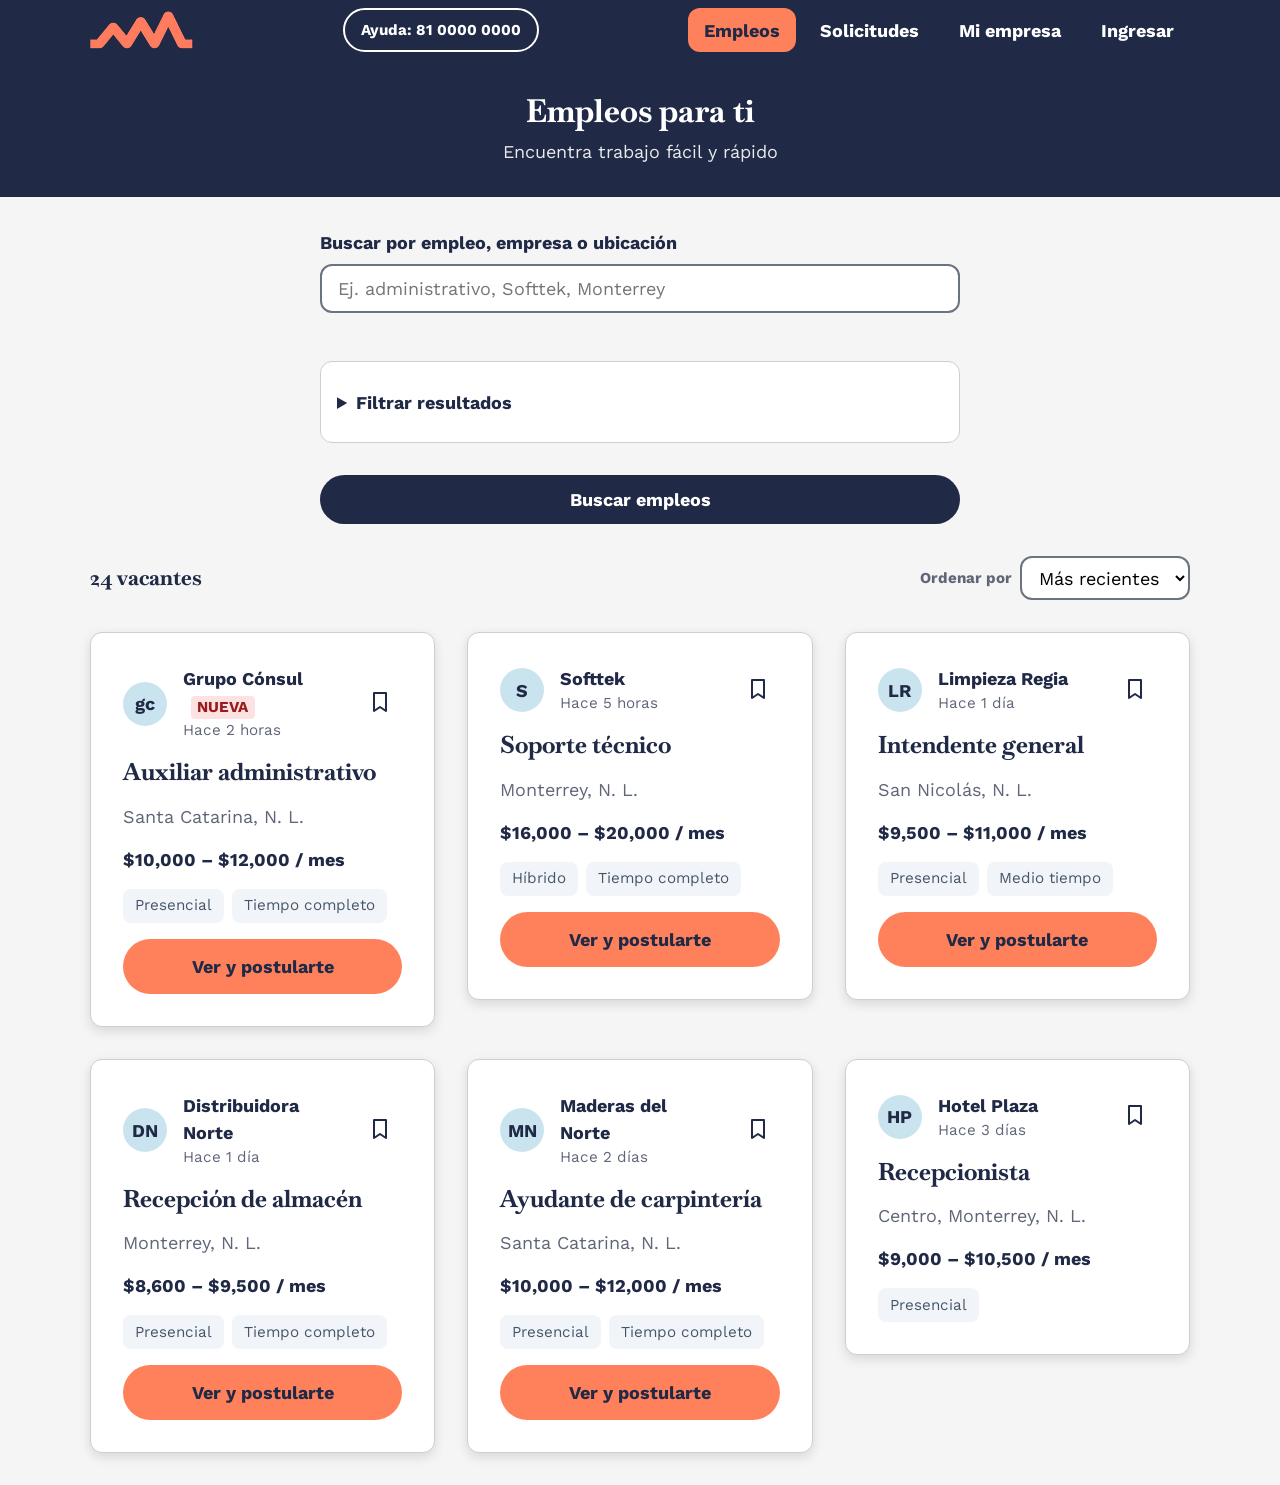
<file: index.html>
<!DOCTYPE html>
<html lang="es">
<head>
  <meta charset="UTF-8">
  <meta name="viewport" content="width=device-width, initial-scale=1.0">
  <title>Vacantes disponibles | AMAC</title>
<link rel="stylesheet" href="https://fonts.googleapis.com/css2?family=Baskervville&amp;family=Work+Sans:wght@400;700&amp;display=swap">  <link rel="stylesheet" href="css/variables.css">
  <link rel="stylesheet" href="css/base.css">
  <link rel="stylesheet" href="css/layout.css">
  <link rel="stylesheet" href="css/componentes.css">
</head>
<body>
  <a class="saltar" href="#principal">Saltar al contenido</a>

  <header class="encabezado">
    <div class="contenedor fila">
      <a class="logo" href="index.html"><img src="img/logo.png" alt="AMAC, ir al inicio" width="103" height="38"></a>
      <a class="ayuda" href="tel:8100000000">Ayuda: 81 0000 0000</a>
      <nav class="menu" aria-label="Navegación principal">
        <ul>
          <li><a class="actual" href="index.html" aria-current="page"><img src="img/empleos.svg" alt="">Empleos</a></li>
          <li><a href="mis-solicitudes.html"><img src="img/solicitudes.svg" alt="">Solicitudes</a></li>
          <li><a href="empresa-vacantes.html"><img src="img/empresa.svg" alt="">Mi empresa</a></li>
          <li><a href="login.html"><img src="img/ingresar.svg" alt="">Ingresar</a></li>
        </ul>
      </nav>
    </div>
  </header>

  <div class="titulo-azul">
    <div class="contenedor">
      <h1>Empleos para ti</h1>
      <p>Encuentra trabajo fácil y rápido</p>
    </div>
  </div>

  <main id="principal" class="principal contenedor">

 
    <form class="formulario" action="index.html" method="get">
      <div class="campo">
        <label for="buscar">Buscar por empleo, empresa o ubicación</label>
        <input type="search" id="buscar" name="q" placeholder="Ej. administrativo, Softtek, Monterrey">
      </div>

      <details class="panel">
        <summary>Filtrar resultados</summary>
        <div class="panel-contenido">
          <div class="campo">
            <label for="categoria">Categoría</label>
            <select id="categoria" name="categoria">
              <option>Todas las áreas</option>
              <option>Administración</option>
              <option>Tecnología</option>
              <option>Limpieza</option>
              <option>Logística</option>
              <option>Servicios</option>
            </select>
          </div>
          <div class="campo">
            <label for="horario">Horario</label>
            <select id="horario" name="horario">
              <option>Cualquier horario</option>
              <option>Matutino</option>
              <option>Vespertino</option>
              <option>Medio tiempo</option>
              <option>Tiempo completo</option>
            </select>
          </div>
        </div>
      </details>

      <button type="submit" class="boton boton-azul">Buscar empleos</button>
    </form>


    <div class="resultados">
      <h2>24 vacantes</h2>
      <div class="campo">
        <label for="orden">Ordenar por</label>
        <select id="orden">
          <option>Más recientes</option>
          <option>Mayor sueldo</option>
        </select>
      </div>
    </div>

    <ul class="lista">

      <li>
        <article class="tarjeta">
          <div class="tarjeta-arriba">
            <span class="logo-empresa">gc</span>
            <p class="empresa">Grupo Cónsul <span class="nueva">NUEVA</span><span class="hora">Hace 2 horas</span></p>
            <button type="button" class="guardar" aria-label="Guardar vacante Auxiliar administrativo"><img src="img/guardar.svg" alt=""></button>
          </div>
          <h3><a href="vacante.html">Auxiliar administrativo</a></h3>
          <p class="lugar">Santa Catarina, N. L.</p>
          <p class="sueldo">$10,000 – $12,000 / mes</p>
          <ul class="etiquetas">
            <li>Presencial</li>
            <li>Tiempo completo</li>
          </ul>
          <a class="boton boton-naranja" href="vacante.html">Ver y postularte</a>
        </article>
      </li>

      <li>
        <article class="tarjeta">
          <div class="tarjeta-arriba">
            <span class="logo-empresa">S</span>
            <p class="empresa">Softtek<span class="hora">Hace 5 horas</span></p>
            <button type="button" class="guardar" aria-label="Guardar vacante Soporte técnico"><img src="img/guardar.svg" alt=""></button>
          </div>
          <h3><a href="vacante.html">Soporte técnico</a></h3>
          <p class="lugar">Monterrey, N. L.</p>
          <p class="sueldo">$16,000 – $20,000 / mes</p>
          <ul class="etiquetas">
            <li>Híbrido</li>
            <li>Tiempo completo</li>
          </ul>
          <a class="boton boton-naranja" href="vacante.html">Ver y postularte</a>
        </article>
      </li>


      <li>
        <article class="tarjeta">
          <div class="tarjeta-arriba">
            <span class="logo-empresa">LR</span>
            <p class="empresa">Limpieza Regia<span class="hora">Hace 1 día</span></p>
            <button type="button" class="guardar" aria-label="Guardar vacante Intendente general"><img src="img/guardar.svg" alt=""></button>
          </div>
          <h3><a href="vacante.html">Intendente general</a></h3>
          <p class="lugar">San Nicolás, N. L.</p>
          <p class="sueldo">$9,500 – $11,000 / mes</p>
          <ul class="etiquetas">
            <li>Presencial</li>
            <li>Medio tiempo</li>
          </ul>
          <a class="boton boton-naranja" href="vacante.html">Ver y postularte</a>
        </article>
      </li>

      <li>
        <article class="tarjeta">
          <div class="tarjeta-arriba">
            <span class="logo-empresa">DN</span>
            <p class="empresa">Distribuidora Norte<span class="hora">Hace 1 día</span></p>
            <button type="button" class="guardar" aria-label="Guardar vacante Recepción de almacén"><img src="img/guardar.svg" alt=""></button>
          </div>
          <h3><a href="vacante.html">Recepción de almacén</a></h3>
          <p class="lugar">Monterrey, N. L.</p>
          <p class="sueldo">$8,600 – $9,500 / mes</p>
          <ul class="etiquetas">
            <li>Presencial</li>
            <li>Tiempo completo</li>
          </ul>
          <a class="boton boton-naranja" href="vacante.html">Ver y postularte</a>
        </article>
      </li>

      <li>
        <article class="tarjeta">
          <div class="tarjeta-arriba">
            <span class="logo-empresa">MN</span>
            <p class="empresa">Maderas del Norte<span class="hora">Hace 2 días</span></p>
            <button type="button" class="guardar" aria-label="Guardar vacante Ayudante de carpintería"><img src="img/guardar.svg" alt=""></button>
          </div>
          <h3><a href="vacante.html">Ayudante de carpintería</a></h3>
          <p class="lugar">Santa Catarina, N. L.</p>
          <p class="sueldo">$10,000 – $12,000 / mes</p>
          <ul class="etiquetas">
            <li>Presencial</li>
            <li>Tiempo completo</li>
          </ul>
          <a class="boton boton-naranja" href="vacante.html">Ver y postularte</a>
        </article>
      </li>

      <li>
        <article class="tarjeta">
          <div class="tarjeta-arriba">
            <span class="logo-empresa">HP</span>
            <p class="empresa">Hotel Plaza<span class="hora">Hace 3 días</span></p>
            <button type="button" class="guardar" aria-label="Guardar vacante Recepcionista"><img src="img/guardar.svg" alt=""></button>
          </div>
          <h3><a href="vacante.html">Recepcionista</a></h3>
          <p class="lugar">Centro, Monterrey, N. L.</p>
          <p class="sueldo">$9,000 – $10,500 / mes</p>
          <ul class="etiquetas">
            <li>Presencial</li>
</file>
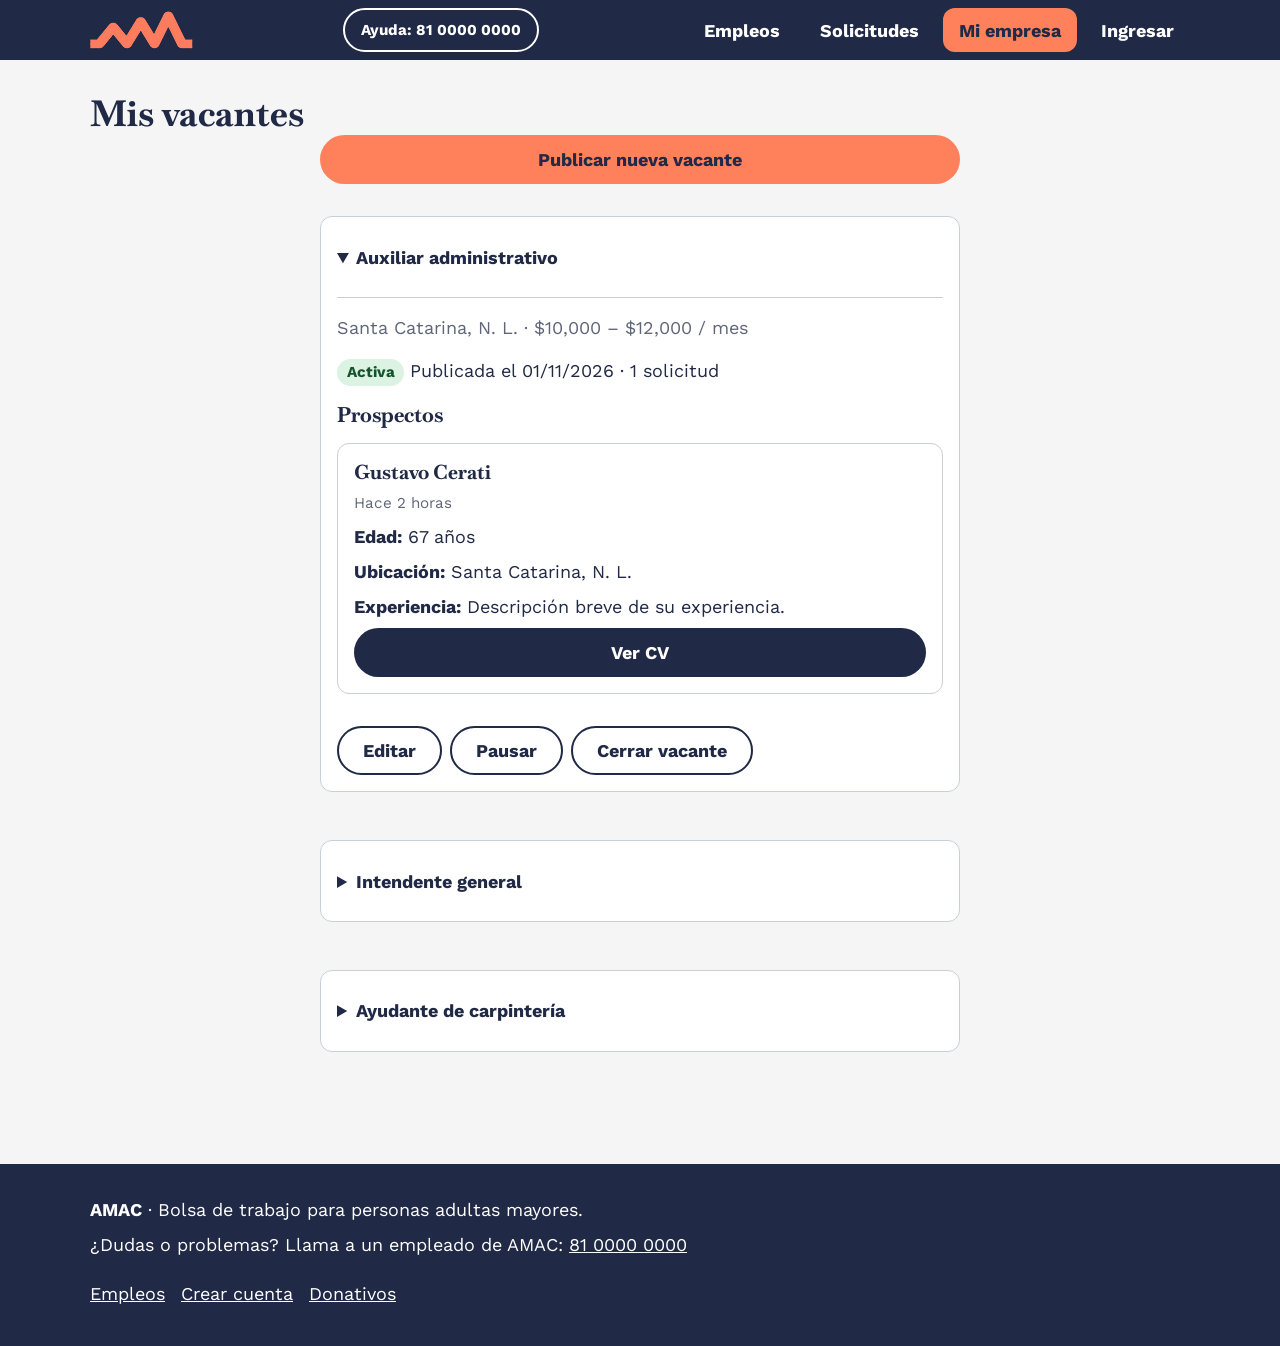
<file: empresa-vacantes.html>
<!DOCTYPE html>
<html lang="es">
<head>
  <meta charset="UTF-8">
  <meta name="viewport" content="width=device-width, initial-scale=1.0">
  <title>Mis vacantes | AMAC</title>
<link rel="stylesheet" href="https://fonts.googleapis.com/css2?family=Baskervville&amp;family=Work+Sans:wght@400;700&amp;display=swap">  <link rel="stylesheet" href="css/variables.css">
  <link rel="stylesheet" href="css/base.css">
  <link rel="stylesheet" href="css/layout.css">
  <link rel="stylesheet" href="css/componentes.css">
</head>
<body>
  <a class="saltar" href="#principal">Saltar al contenido</a>

  <header class="encabezado">
    <div class="contenedor fila">
      <a class="logo" href="index.html"><img src="img/logo.png" alt="AMAC, ir al inicio" width="103" height="38"></a>
      <a class="ayuda" href="tel:8100000000">Ayuda: 81 0000 0000</a>
      <nav class="menu" aria-label="Navegación principal">
        <ul>
          <li><a href="index.html"><img src="img/empleos.svg" alt="">Empleos</a></li>
          <li><a href="mis-solicitudes.html"><img src="img/solicitudes.svg" alt="">Solicitudes</a></li>
          <li><a class="actual" href="empresa-vacantes.html" aria-current="page"><img src="img/empresa.svg" alt="">Mi empresa</a></li>
          <li><a href="login.html"><img src="img/ingresar.svg" alt="">Ingresar</a></li>
        </ul>
      </nav>
    </div>
  </header>

  <main id="principal" class="principal contenedor">
    <h1>Mis vacantes</h1>
    <div class="formulario">
      <button type="button" class="boton boton-naranja">Publicar nueva vacante</button>

      <details class="panel" open>
        <summary>Auxiliar administrativo</summary>
        <div class="panel-contenido">
          <p class="lugar">Santa Catarina, N. L. · $10,000 – $12,000 / mes</p>
          <p><span class="estado activa">Activa</span> Publicada el 01/11/2026 · 1 solicitud</p>
          <h3>Prospectos</h3>
          <article class="prospecto">
            <h4>Gustavo Cerati</h4>
            <p class="hora">Hace 2 horas</p>
            <p><strong>Edad:</strong> 67 años</p>
            <p><strong>Ubicación:</strong> Santa Catarina, N. L.</p>
            <p><strong>Experiencia:</strong> Descripción breve de su experiencia.</p>
            <button type="button" class="boton boton-azul">Ver CV</button>
          </article>
          <div class="acciones">
            <button type="button" class="boton boton-borde">Editar</button>
            <button type="button" class="boton boton-borde">Pausar</button>
            <button type="button" class="boton boton-borde">Cerrar vacante</button>
          </div>
        </div>
      </details>

      <details class="panel">
        <summary>Intendente general</summary>
        <div class="panel-contenido">
          <p class="lugar">Santa Catarina, N. L. · $10,000 – $12,000 / mes</p>
          <p><span class="estado pausada">Pausada</span> Publicada el 20/10/2026 · 0 solicitudes</p>
          <p class="vacio">Aún no hay solicitudes para esta vacante.</p>
          <div class="acciones">
            <button type="button" class="boton boton-borde">Editar</button>
            <button type="button" class="boton boton-borde">Pausar</button>
            <button type="button" class="boton boton-borde">Cerrar vacante</button>
          </div>
        </div>
      </details>

      <details class="panel">
        <summary>Ayudante de carpintería</summary>
        <div class="panel-contenido">
          <p class="lugar">Santa Catarina, N. L. · $10,000 – $12,000 / mes</p>
          <p><span class="estado cerrada">Cerrada</span> Publicada el 05/10/2026 · 0 solicitudes</p>
          <p class="vacio">Aún no hay solicitudes para esta vacante.</p>
          <div class="acciones">
            <button type="button" class="boton boton-borde">Editar</button>
            <button type="button" class="boton boton-borde">Pausar</button>
            <button type="button" class="boton boton-borde">Cerrar vacante</button>
          </div>
        </div>
      </details>
    </div>
  </main>

  <footer class="pie">
    <div class="contenedor">
      <p><strong>AMAC</strong> · Bolsa de trabajo para personas adultas mayores.</p>
      <p>¿Dudas o problemas? Llama a un empleado de AMAC: <a href="tel:8100000000">81 0000 0000</a></p>
      <div class="pie-enlaces">
        <a href="index.html">Empleos</a>
        <a href="registro-candidato.html">Crear cuenta</a>
        <a href="https://www.amac.org.mx/donativos">Donativos</a>
      </div>
    </div>
  </footer>
</body>
</html>
</file>
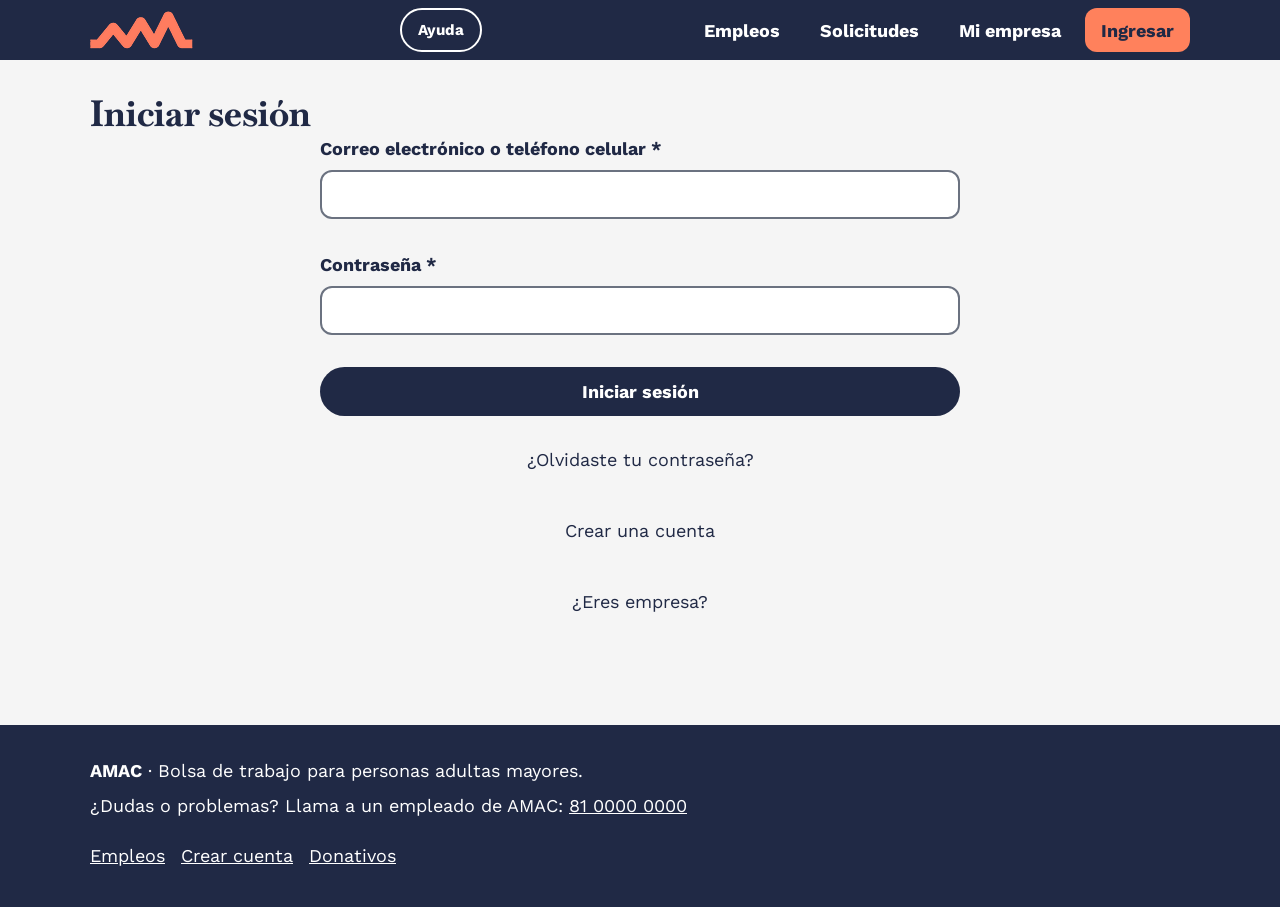
<file: login.html>
<!DOCTYPE html>
<html lang="es">
<head>
    <meta charset="UTF-8">
    <meta name="viewport" content="width=device-width, initial-scale=1.0">
    <title>Iniciar sesión | AMAC</title>
    <link rel="preconnect" href="https://fonts.googleapis.com">
    <link rel="preconnect" href="https://fonts.gstatic.com" crossorigin>
    <link rel="stylesheet" href="https://fonts.googleapis.com/css2?family=Baskervville&amp;family=Work+Sans:wght@400;700&amp;display=swap">
    <link rel="stylesheet" href="css/variables.css">
    <link rel="stylesheet" href="css/base.css">
    <link rel="stylesheet" href="css/layout.css">
    <link rel="stylesheet" href="css/componentes.css">
</head>
<body>
    <a class="saltar" href="#principal">Saltar al contenido</a>
    <header class="encabezado">
        <div class="contenedor fila">
        <a class="logo" href="index.html"><img src="img/logo.png" alt="Ir a inicio" width="103" height="38"></a>
        <a class="ayuda" href="#">Ayuda</a>
        <nav class="menu" aria-label="Navegación principal">
            <ul>
                <li><a href="index.html"><img src="img/empleos.svg" alt="">Empleos</a></li>
                <li><a href="mis-solicitudes.html"><img src="img/solicitudes.svg" alt="">Solicitudes</a></li>
                <li><a href="empresa-vacantes.html"><img src="img/empresa.svg" alt="">Mi empresa</a></li>
                <li><a href="login.html" class="actual"><img src="img/ingresar.svg" alt="">Ingresar</a></li>
            </ul>
        </nav>
        </div>
    </header>

    <main id="principal" class="principal contenedor">
        <h1>Iniciar sesión</h1>
        <form class="formulario" action="index.html" method="get">
            <div class="campo">
                <label for="usuario">Correo electrónico o teléfono celular *</label>
                <input type="text" id="usuario" name="usuario" required>
            </div>
            <div class="campo">
                <label for="clave">Contraseña *</label>
                <input type="password" id="clave" required>
            </div>
            <button type="submit" class="boton boton-azul">Iniciar sesión</button>
            <a class="boton boton-texto" href="login.html">¿Olvidaste tu contraseña?</a>
            <a class="boton boton-texto" href="registro-candidato.html">Crear una cuenta</a>
            <a class="boton boton-texto" href="empresa-vacantes.html">¿Eres empresa?</a>
        </form>
    </main>

    <footer class="pie">
        <div class="contenedor">
        <p><strong>AMAC</strong> · Bolsa de trabajo para personas adultas mayores.</p>
        <p>¿Dudas o problemas? Llama a un empleado de AMAC: <a href="#">81 0000 0000</a></p>
        <div class="pie-enlaces">
            <a href="index.html">Empleos</a>
            <a href="registro-candidato.html">Crear cuenta</a>
            <a href="https://www.amac.org.mx/donativos">Donativos</a>
        </div>
        </div>
    </footer>
</body>
</html>
</file>
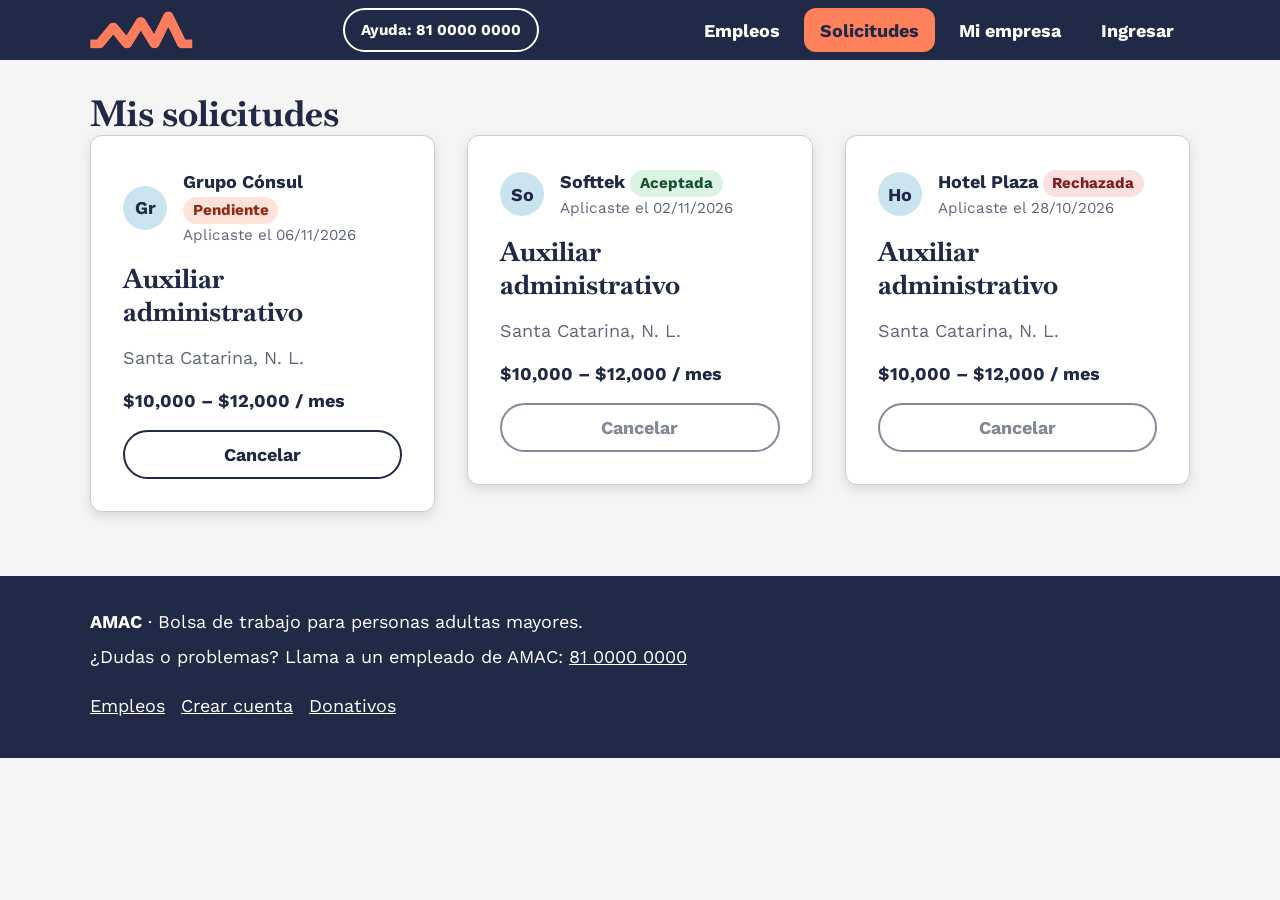
<file: mis-solicitudes.html>
<!DOCTYPE html>
<html lang="es">
<head>
  <meta charset="UTF-8">
  <meta name="viewport" content="width=device-width, initial-scale=1.0">
  <title>Mis solicitudes | AMAC</title>
<link rel="stylesheet" href="https://fonts.googleapis.com/css2?family=Baskervville&amp;family=Work+Sans:wght@400;700&amp;display=swap">  <link rel="stylesheet" href="css/variables.css">
  <link rel="stylesheet" href="css/base.css">
  <link rel="stylesheet" href="css/layout.css">
  <link rel="stylesheet" href="css/componentes.css">
</head>
<body>
  <a class="saltar" href="#principal">Saltar al contenido</a>

  <header class="encabezado">
    <div class="contenedor fila">
      <a class="logo" href="index.html"><img src="img/logo.png" alt="AMAC, ir al inicio" width="103" height="38"></a>
      <a class="ayuda" href="tel:8100000000">Ayuda: 81 0000 0000</a>
      <nav class="menu" aria-label="Navegación principal">
        <ul>
          <li><a href="index.html"><img src="img/empleos.svg" alt="">Empleos</a></li>
          <li><a class="actual" href="mis-solicitudes.html" aria-current="page"><img src="img/solicitudes.svg" alt="">Solicitudes</a></li>
          <li><a href="empresa-vacantes.html"><img src="img/empresa.svg" alt="">Mi empresa</a></li>
          <li><a href="login.html"><img src="img/ingresar.svg" alt="">Ingresar</a></li>
        </ul>
      </nav>
    </div>
  </header>

  <main id="principal" class="principal contenedor">
    <h1>Mis solicitudes</h1>
    <ul class="lista">

      <li>
        <article class="tarjeta">
          <div class="tarjeta-arriba">
            <span class="logo-empresa">Gr</span>
            <p class="empresa">Grupo Cónsul <span class="estado pendiente">Pendiente</span><span class="hora">Aplicaste el 06/11/2026</span></p>
          </div>
          <h2>Auxiliar administrativo</h2>
          <p class="lugar">Santa Catarina, N. L.</p>
          <p class="sueldo">$10,000 – $12,000 / mes</p>
          <button type="button" class="boton boton-borde">Cancelar</button>
        </article>
      </li>

      <li>
        <article class="tarjeta">
          <div class="tarjeta-arriba">
            <span class="logo-empresa">So</span>
            <p class="empresa">Softtek <span class="estado aceptada">Aceptada</span><span class="hora">Aplicaste el 02/11/2026</span></p>
          </div>
          <h2>Auxiliar administrativo</h2>
          <p class="lugar">Santa Catarina, N. L.</p>
          <p class="sueldo">$10,000 – $12,000 / mes</p>
          <button type="button" class="boton boton-borde" disabled>Cancelar</button>
        </article>
      </li>

      <li>
        <article class="tarjeta">
          <div class="tarjeta-arriba">
            <span class="logo-empresa">Ho</span>
            <p class="empresa">Hotel Plaza <span class="estado rechazada">Rechazada</span><span class="hora">Aplicaste el 28/10/2026</span></p>
          </div>
          <h2>Auxiliar administrativo</h2>
          <p class="lugar">Santa Catarina, N. L.</p>
          <p class="sueldo">$10,000 – $12,000 / mes</p>
          <button type="button" class="boton boton-borde" disabled>Cancelar</button>
        </article>
      </li>

    </ul>
  </main>

  <footer class="pie">
    <div class="contenedor">
      <p><strong>AMAC</strong> · Bolsa de trabajo para personas adultas mayores.</p>
      <p>¿Dudas o problemas? Llama a un empleado de AMAC: <a href="tel:8100000000">81 0000 0000</a></p>
      <div class="pie-enlaces">
        <a href="index.html">Empleos</a>
        <a href="registro-candidato.html">Crear cuenta</a>
        <a href="https://www.amac.org.mx/donativos">Donativos</a>
      </div>
    </div>
  </footer>
</body>
</html>
</file>
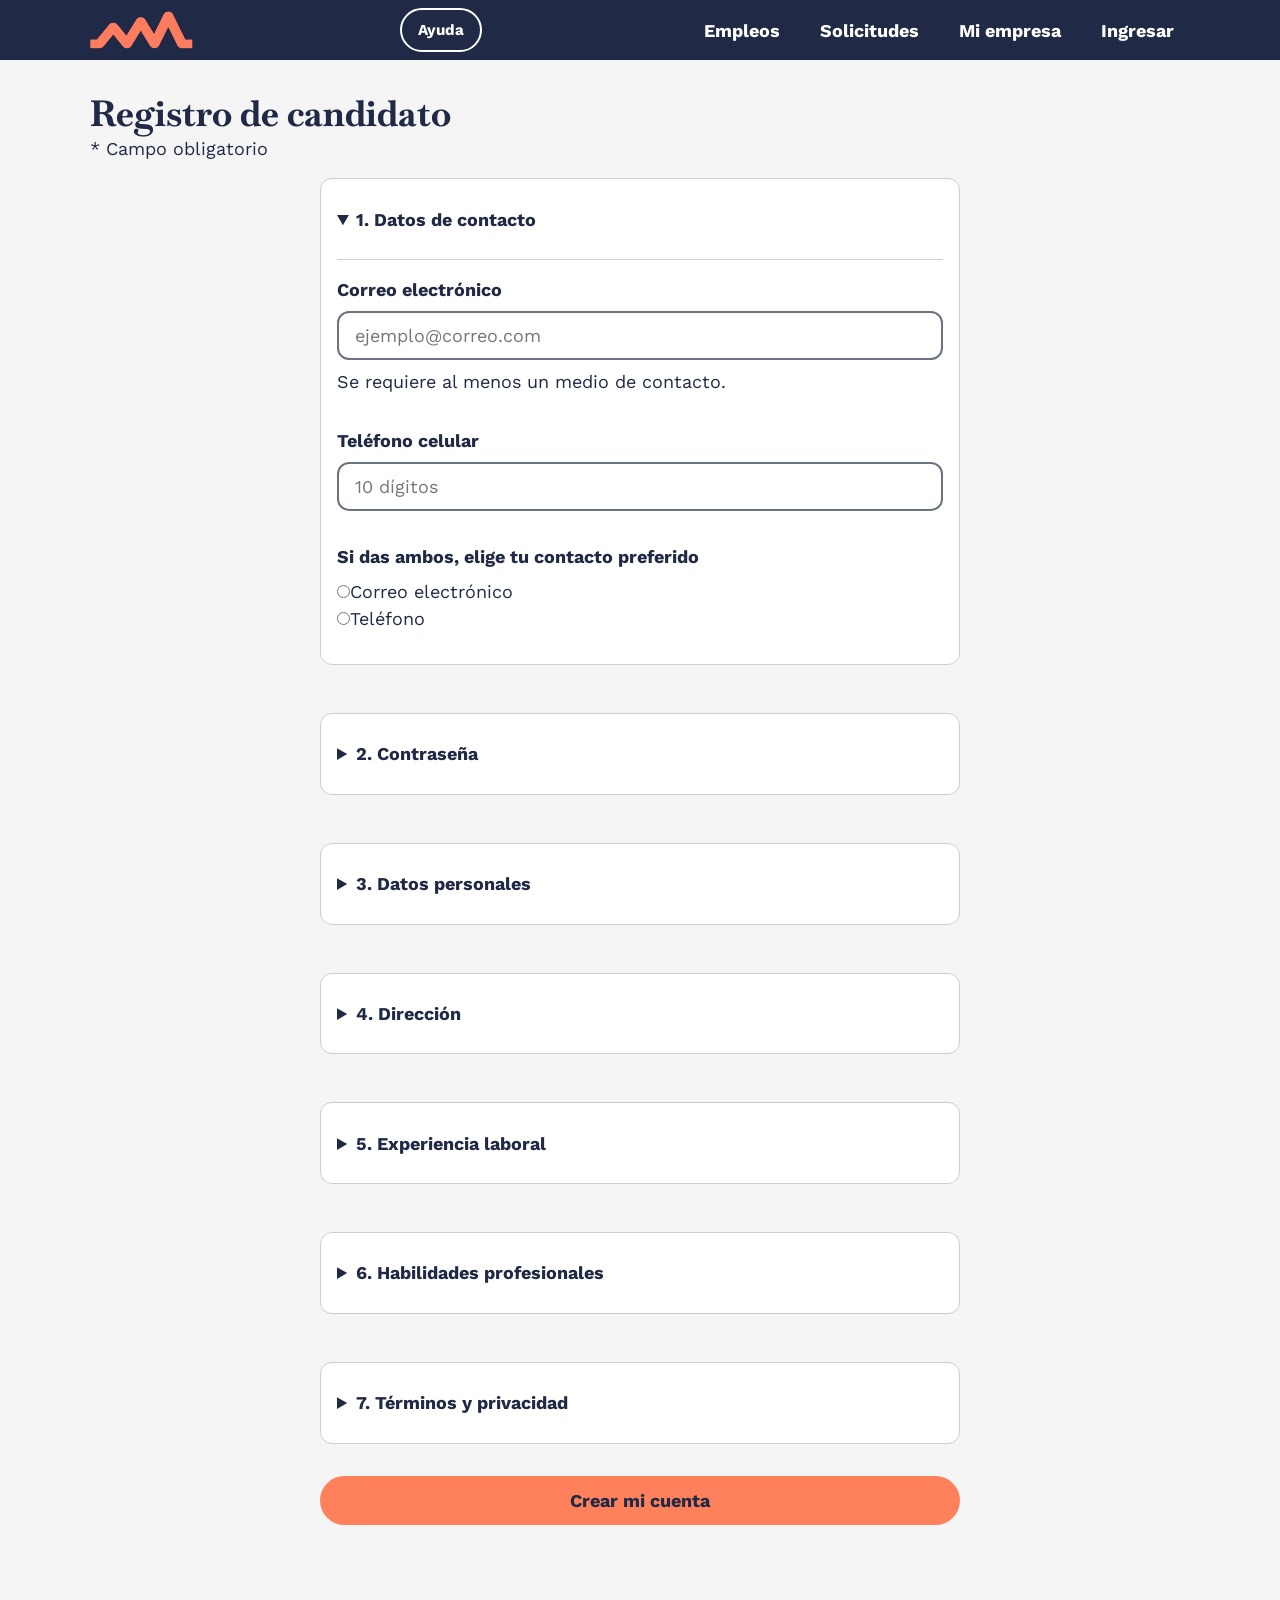
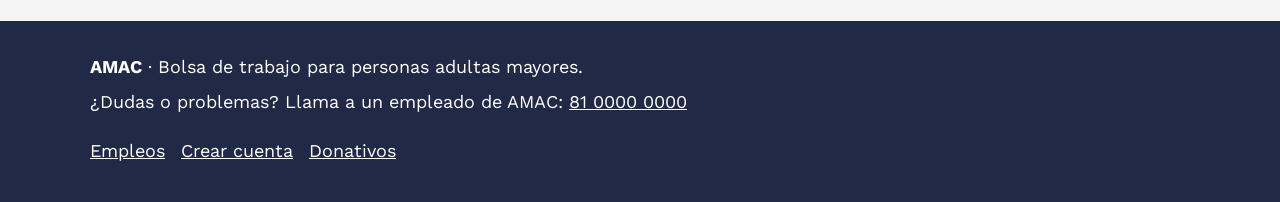
<file: registro-candidatos.html>
<!DOCTYPE html>
<html lang="es">
<head>
  <meta charset="UTF-8">
  <meta name="viewport" content="width=device-width, initial-scale=1.0">
  <title>Registro de candidato | AMAC</title>
  <link rel="preconnect" href="https://fonts.googleapis.com">
  <link rel="preconnect" href="https://fonts.gstatic.com" crossorigin>
  <link rel="stylesheet" href="https://fonts.googleapis.com/css2?family=Baskervville&amp;family=Work+Sans:wght@400;700&amp;display=swap">
  <link rel="stylesheet" href="css/variables.css">
  <link rel="stylesheet" href="css/base.css">
  <link rel="stylesheet" href="css/layout.css">
  <link rel="stylesheet" href="css/componentes.css">
</head>
<body>
  <a class="saltar" href="#principal">Saltar al contenido</a>
  <header class="encabezado">
    <div class="contenedor fila">
      <a class="logo" href="index.html"><img src="img/logo.png" alt="Ir al inicio" width="103" height="38"></a>
      <a class="ayuda" href="#">Ayuda</a>
      <nav class="menu" aria-label="Navegación principal">
        <ul>
          <li><a href="index.html"><img src="img/empleos.svg" alt="">Empleos</a></li>
          <li><a href="mis-solicitudes.html"><img src="img/solicitudes.svg" alt="">Solicitudes</a></li>
          <li><a href="empresa-vacantes.html"><img src="img/empresa.svg" alt="">Mi empresa</a></li>
          <li><a href="login.html"><img src="img/ingresar.svg" alt="">Ingresar</a></li>
        </ul>
      </nav>
    </div>
  </header>

  <main id="principal" class="principal contenedor">
    <h1>Registro de candidato</h1>
    <p>* Campo obligatorio</p>
    <form class="formulario" action="login.html" method="get">
      <details class="panel" open>
      <summary>1. Datos de contacto</summary>
      <div class="panel-contenido">
        <div class="campo">
        <label for="correo">Correo electrónico</label>
        <input type="email" id="correo" name="correo" placeholder="ejemplo@correo.com">
        <p>Se requiere al menos un medio de contacto.</p>
      </div>
      <div class="campo">
        <label for="celular">Teléfono celular</label>
        <input type="tel" id="celular" name="celular" placeholder="10 dígitos">
      </div>
      <fieldset>
        <legend>Si das ambos, elige tu contacto preferido</legend>
        <div><input type="radio" id="pref-correo" name="preferido"><label for="pref-correo">Correo electrónico</label></div>
        <div><input type="radio" id="pref-tel" name="preferido"><label for="pref-tel">Teléfono</label></div>
      </fieldset>
      </div>
      </details>
      <details class="panel">
      <summary>2. Contraseña</summary>
      <div class="panel-contenido">
        <div class="campo">
        <label for="clave1">Contraseña *</label>
        <input type="password" id="clave1" required>
        <p>Mínimo 8 caracteres</p>
      </div>
      <div class="campo">
        <label for="clave2">Confirmar contraseña *</label>
        <input type="password" id="clave2" required>
      </div>
      </div>
      </details>
      <details class="panel">
      <summary>3. Datos personales</summary>
      <div class="panel-contenido">
        <div class="campo">
        <label for="nombres">Nombre(s) *</label>
        <input type="text" id="nombres" name="nombres" required>
      </div>
      <div class="campo">
        <label for="paterno">Apellido paterno *</label>
        <input type="text" id="paterno" name="paterno" required>
      </div>
      <div class="campo">
        <label for="materno">Apellido materno</label>
        <input type="text" id="materno" name="materno">
      </div>
      <div class="campo">
        <label for="edad">Edad *</label>
        <input type="number" id="edad" name="edad" required>
      </div>
      <div class="campo">
        <label for="sexo">Sexo</label>
        <select id="sexo" name="sexo">
          <option>Mujer</option>
          <option>Hombre</option>
          <option>Prefiero no decir</option>
        </select>
      </div>
      <div class="campo">
        <label for="estudios">Máximo nivel de estudios</label>
        <select id="estudios" name="estudios">
          <option>Primaria</option>
          <option>Secundaria</option>
          <option>Preparatoria</option>
          <option>Licenciatura</option>
          <option>Otro</option>
        </select>
      </div>
      </div>
      </details>
      <details class="panel">
      <summary>4. Dirección</summary>
      <div class="panel-contenido">
        <div class="campo">
        <label for="calle">Calle y número *</label>
        <input type="text" id="calle" name="calle" required>
      </div>
      <div class="campo">
        <label for="colonia">Colonia *</label>
        <input type="text" id="colonia" name="colonia" required>
      </div>
      </div>
      </details>
      <details class="panel">
      <summary>5. Experiencia laboral</summary>
      <div class="panel-contenido">
        <div class="campo">
        <label for="exp">Describe tu experiencia laboral</label>
        <textarea id="exp" name="exp" rows="4"></textarea>
      </div>
      </div>
      </details>
      <details class="panel">
      <summary>6. Habilidades profesionales</summary>
      <div class="panel-contenido">
        <div class="campo">
        <label for="hab">Habilidades profesionales</label>
        <textarea id="hab" name="hab" rows="3"></textarea>
        <p>Ejemplo: Excel, atención a clientes.</p>
      </div>
      </div>
      </details>
      <details class="panel">
      <summary>7. Términos y privacidad</summary>
      <div class="panel-contenido">
        <div><input type="checkbox" id="terminos" name="terminos" required><label for="terminos">Acepto los Términos y Condiciones *</label></div>
        <div><input type="checkbox" id="privacidad" name="privacidad" required><label for="privacidad">Acepto la Política de Privacidad *</label></div>
      </div>
      </details>
      <button type="submit" class="boton boton-naranja">Crear mi cuenta</button>
    </form>
  </main>

  <footer class="pie">
    <div class="contenedor">
    <p><strong>AMAC</strong> · Bolsa de trabajo para personas adultas mayores.</p>
    <p>¿Dudas o problemas? Llama a un empleado de AMAC: <a href="tel:8100000000">81 0000 0000</a></p>
    <div class="pie-enlaces">
      <a href="index.html">Empleos</a>
      <a href="registro-candidato.html">Crear cuenta</a>
      <a href="https://www.amac.org.mx/donativos">Donativos</a>
    </div>
    </div>
  </footer>
</body>
</html>
</file>
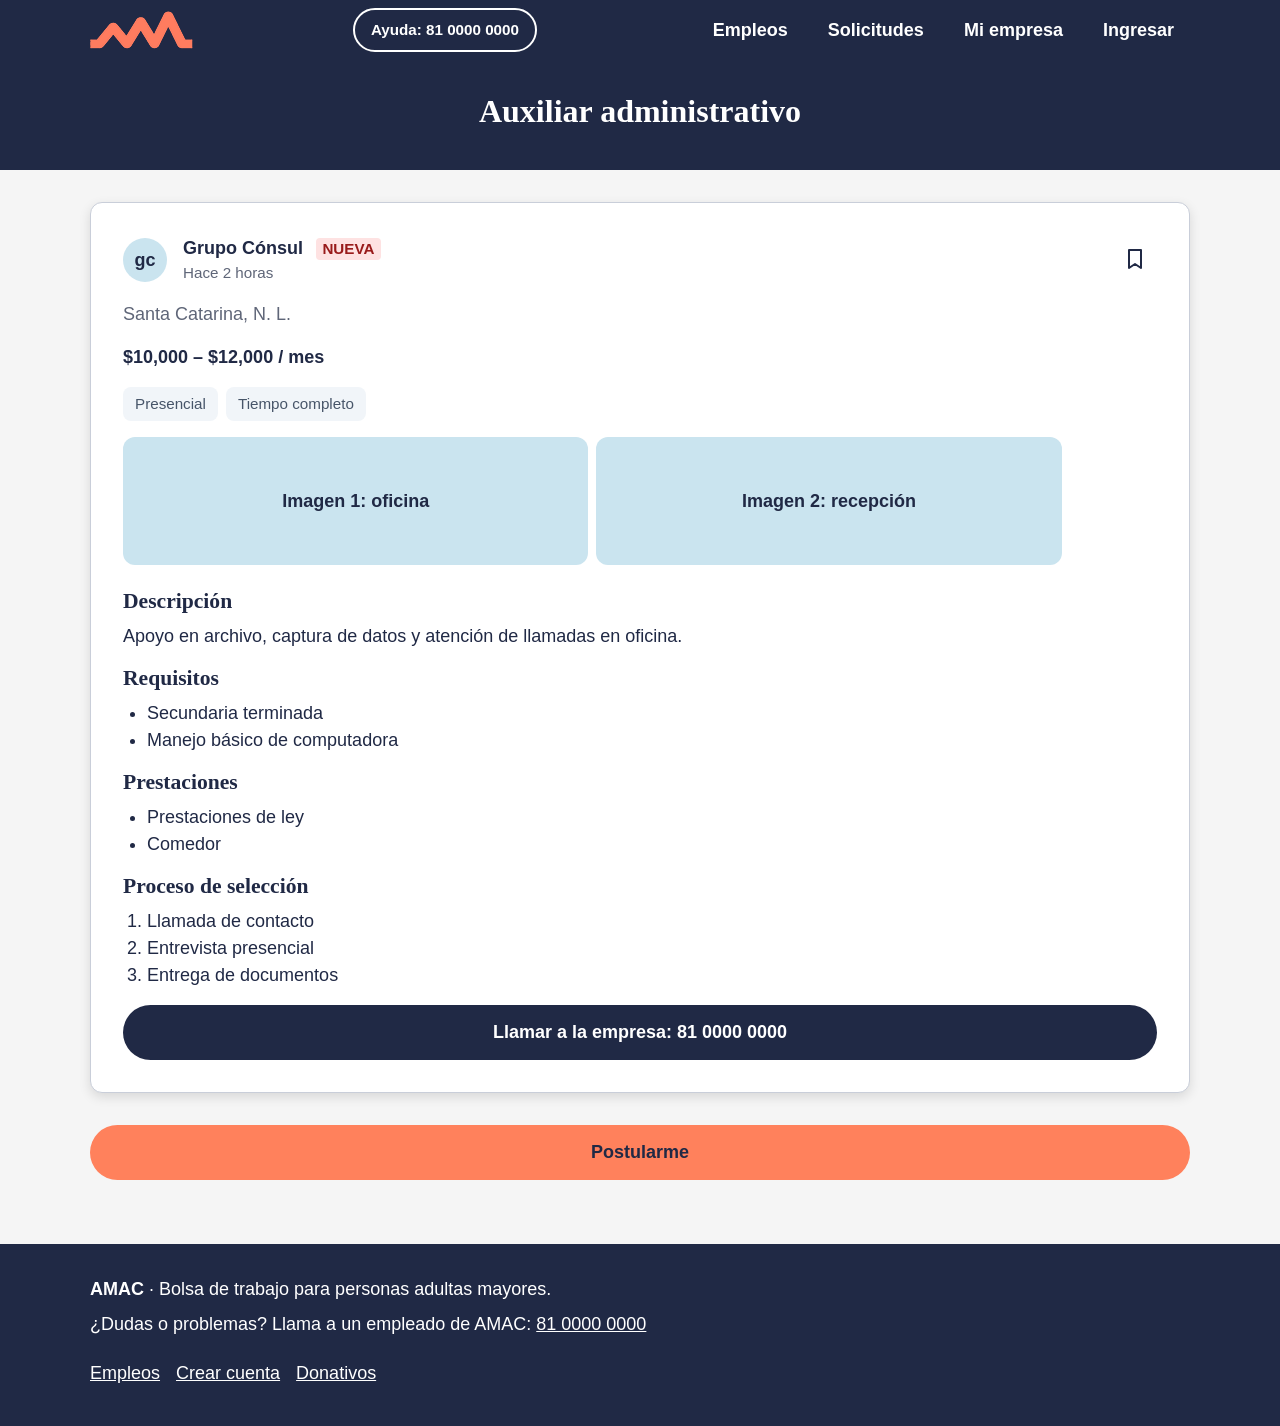
<file: vacante.html>
<!DOCTYPE html>
<html lang="es">
<head>
  <meta charset="UTF-8">
  <meta name="viewport" content="width=device-width, initial-scale=1.0">
  <title>Detalle de vacante | AMAC</title>
  <link rel="stylesheet" href="https://fonts.googleapis.com/css2?family=Atkinson+Hyperlegible:wght@400;700&amp;display=swap">
  <link rel="stylesheet" href="css/variables.css">
  <link rel="stylesheet" href="css/base.css">
  <link rel="stylesheet" href="css/layout.css">
  <link rel="stylesheet" href="css/componentes.css">
</head>
<body>
  <a class="saltar" href="#principal">Saltar al contenido</a>

  <header class="encabezado">
    <div class="contenedor fila">
      <a class="logo" href="index.html"><img src="img/logo.png" alt="AMAC, ir al inicio" width="103" height="38"></a>
      <a class="ayuda" href="tel:8100000000">Ayuda: 81 0000 0000</a>
      <nav class="menu" aria-label="Navegación principal">
        <ul>
          <li><a href="index.html"><img src="img/empleos.svg" alt="">Empleos</a></li>
          <li><a href="mis-solicitudes.html"><img src="img/solicitudes.svg" alt="">Solicitudes</a></li>
          <li><a href="empresa-vacantes.html"><img src="img/empresa.svg" alt="">Mi empresa</a></li>
          <li><a href="login.html"><img src="img/ingresar.svg" alt="">Ingresar</a></li>
        </ul>
      </nav>
    </div>
  </header>

  <div class="banner">
    <div class="contenedor">
      <h1>Auxiliar administrativo</h1>
    </div>
  </div>

  <main id="principal" class="principal contenedor">

    <article class="tarjeta">
      <div class="tarjeta-arriba">
        <span class="logo-empresa">gc</span>
        <p class="empresa">Grupo Cónsul <span class="nueva">NUEVA</span><span class="hora">Hace 2 horas</span></p>
        <button type="button" class="guardar" aria-label="Guardar vacante"><img src="img/guardar.svg" alt=""></button>
      </div>
      <p class="lugar">Santa Catarina, N. L.</p>
      <p class="sueldo">$10,000 – $12,000 / mes</p>
      <ul class="etiquetas">
        <li>Presencial</li>
        <li>Tiempo completo</li>
      </ul>

      <div class="carrusel" tabindex="0" aria-label="Imágenes del lugar de trabajo">
        <div class="imagen-carrusel">Imagen 1: oficina</div>
        <div class="imagen-carrusel">Imagen 2: recepción</div>
      </div>

      <section class="seccion-detalle">
        <h2>Descripción</h2>
        <p>Apoyo en archivo, captura de datos y atención de llamadas en oficina.</p>
      </section>

      <section class="seccion-detalle">
        <h2>Requisitos</h2>
        <ul><li>Secundaria terminada</li><li>Manejo básico de computadora</li></ul>
      </section>

      <section class="seccion-detalle">
        <h2>Prestaciones</h2>
        <ul><li>Prestaciones de ley</li><li>Comedor</li></ul>
      </section>

      <section class="seccion-detalle">
        <h2>Proceso de selección</h2>
        <ol><li>Llamada de contacto</li><li>Entrevista presencial</li><li>Entrega de documentos</li></ol>
      </section>

      <a class="boton boton-azul" href="tel:8100000000">Llamar a la empresa: 81 0000 0000</a>
    </article>

    <div class="barra-postular">
      <a class="boton boton-naranja" href="#exito">Postularme</a>
    </div>

    <div class="modal" id="exito" role="dialog" aria-labelledby="titulo-exito">
      <div class="caja-modal">
        <div class="palomita" aria-hidden="true">✓</div>
        <h2 id="titulo-exito">Postulación exitosa</h2>
        <p>Tu solicitud fue enviada correctamente. Revisa tus solicitudes para ver el estado.</p>
        <a class="boton boton-naranja" href="mis-solicitudes.html">Ver solicitudes</a>
        <a class="enlace-centro" href="#principal">Cerrar</a>
      </div>
    </div>
  </main>

  <footer class="pie">
    <div class="contenedor">
      <p><strong>AMAC</strong> · Bolsa de trabajo para personas adultas mayores.</p>
      <p>¿Dudas o problemas? Llama a un empleado de AMAC: <a href="tel:8100000000">81 0000 0000</a></p>
      <div class="pie-enlaces">
        <a href="index.html">Empleos</a>
        <a href="registro-candidato.html">Crear cuenta</a>
        <a href="https://www.amac.org.mx/donativos">Donativos</a>
      </div>
    </div>
  </footer>
</body>
</html>
</file>
<file: css/variables.css>
:root {
  /* colores de AMAC */
  --azul: #202945;          /* header y botones oscuros */
  --naranja: #ff815c;       /* botón principal */
  --naranja-texto: #C04A25; /* naranja oscuro para texto */
  --celeste-sec1: #CAE4EF;
  --naranja-sec2: #FDDAAD;
  --blanco: #ffffff;
  --gris-fondo: #f5f5f5;
  --gris-texto: #5f6678;    /* texto secundario (contraste 5.8:1) */
  --gris-claro: #A8A8A8;    /* solo decorativo, no usar en texto */
  --borde: #c9ced9;

  /* tipografía de AMAC */
  --fuente-titulos: "Baskervville", Georgia, serif;
  --fuente-texto: "Work Sans", Arial, sans-serif;
  --texto-base: 1.125rem;
  --texto-sm: 0.95rem;
  --texto-h1: 2rem;
  --texto-h2: 1.35rem;
  --texto-h3: 1.25rem;

  /* espaciados y bordes */
  --espacio-s: 0.5rem;
  --espacio-m: 1rem;
  --espacio-l: 2rem;
  --radio: 0.75rem;
}
</file>
<file: css/base.css>
*,
*::before,
*::after {
  box-sizing: border-box;
  margin: 0;
  padding: 0;
}

html {
  scroll-behavior: smooth;
}

body {
  font-family: var(--fuente-texto);
  font-size: var(--texto-base);
  color: var(--azul);
  background-color: var(--gris-fondo);
  line-height: 1.5;
}

/* títulos con Baskervville */
h1, h2, h3, h4 {
  font-family: var(--fuente-titulos);
  line-height: 1.2;
}

/* foco visible: contorno azul con anillo blanco */
:focus-visible {
  outline: 3px solid var(--azul);
  outline-offset: 3px;
  box-shadow: 0 0 0 6px white;
}

/* enlace de saltar al contenido */
.saltar {
  position: absolute;
  left: -9999px;
  top: auto;
  width: 1px;
  height: 1px;
  overflow: hidden;
}

.saltar:focus {
  position: fixed;
  top: 1rem;
  left: 1rem;
  width: auto;
  height: auto;
  padding: 0.75rem 1rem;
  background-color: white;
  border: 2px solid var(--azul);
  z-index: 9999;
}

a {
  color: var(--azul);
}

img {
  max-width: 100%;
  height: auto;
}

@media (prefers-reduced-motion: reduce) {
  html { scroll-behavior: auto; }
  * { transition: none !important; }
}
</file>
<file: css/layout.css>
/* contenedor base */
.contenedor {
  width: min(100% - 2rem, 1100px);
  margin-inline: auto;
}

/* encabezado */
.encabezado {
  background-color: var(--azul);
  color: var(--blanco);
  padding-block: var(--espacio-s);
}

.encabezado a {
  color: var(--blanco);
}

.fila {
  display: flex;
  justify-content: space-between;
  align-items: center;
  flex-wrap: wrap;
  gap: var(--espacio-m);
}

.logo img {
  display: block;
  height: 38px;
  width: auto;
}

.ayuda {
  color: white;
  font-weight: bold;
  text-decoration: none;
  border: 2px solid white;
  border-radius: 30px;
  padding: 0.5rem 1rem;
  font-size: var(--texto-sm);
  display: inline-flex;
  align-items: center;
  min-height: 44px;
}

/* navegación para móvil (abajo de la pantalla) */
.menu {
  position: fixed;
  bottom: 0;
  left: 0;
  right: 0;
  background-color: white;
  border-top: 1px solid var(--borde);
  z-index: 100;
}

.menu ul {
  display: flex;
  list-style: none;
  padding: 0;
  margin: 0;
}

.menu li {
  flex: 1;
}

.menu a {
  display: flex;
  flex-direction: column;
  align-items: center;
  justify-content: center;
  text-align: center;
  padding: 0.5rem 0.25rem;
  min-height: 3.5rem;
  font-size: 0.875rem;
  font-weight: bold;
  color: var(--azul);
  text-decoration: none;
  white-space: nowrap;
}

.menu img {
  display: block;
  width: 24px;
  height: 24px;
  margin-bottom: 0.2rem;
}

.menu a.actual {
  color: var(--naranja-texto);
  text-decoration: underline;
}

/* banner superior */
.titulo-azul,
.banner {
  background-color: var(--azul);
  color: white;
  text-align: center;
  padding: var(--espacio-l) var(--espacio-m);
}

.titulo-azul h1,
.banner h1 {
  font-size: var(--texto-h1);
  margin-bottom: var(--espacio-s);
  color: white;
}

.titulo-azul p {
  font-size: var(--texto-base);
  opacity: 0.9;
  margin: 0;
}

/* contenido principal */
.principal {
  padding-block: var(--espacio-l);
}

/* lista de tarjetas: 1 columna en móvil */
.lista {
  list-style: none;
  display: grid;
  grid-template-columns: 1fr;
  gap: var(--espacio-l);
}

/* footer */
.pie {
  background-color: var(--azul);
  color: white;
  padding-block: var(--espacio-l);
  margin-top: var(--espacio-l);
  margin-bottom: 4.5rem; /* espacio para el menú fijo de abajo */
}

.pie p {
  margin-bottom: var(--espacio-s);
}

.pie a {
  color: white;
  text-decoration: underline;
}

.pie-enlaces {
  display: flex;
  flex-wrap: wrap;
  gap: var(--espacio-m);
  margin-top: var(--espacio-m);
}

.pie-enlaces a {
  display: inline-block;
  padding: 0.4rem 0;
}

/* tablet */
@media (min-width: 768px) {
  .pie {
    margin-bottom: 0;
  }

  /* el menú sube al header */
  .menu {
    position: static;
    background: transparent;
    border-top: none;
  }

  .menu ul {
    gap: var(--espacio-s);
  }

  .menu a {
    color: white;
    font-size: var(--texto-base);
    padding: 0.5rem 1rem;
    min-height: 44px;
    flex-direction: row;
  }

  /* se ocultan los íconos sobre el fondo azul */
  .menu img {
    display: none;
  }

  .menu a.actual {
    background-color: var(--naranja);
    color: var(--azul);
    border-radius: var(--radio);
    text-decoration: none;
  }

  .fila {
    flex-wrap: nowrap;
  }

  .lista {
    grid-template-columns: repeat(2, 1fr);
  }
}

/* escritorio */
@media (min-width: 1024px) {
  .lista {
    grid-template-columns: repeat(3, 1fr);
  }
}
</file>
<file: css/componentes.css>
/* ===== BOTONES ===== */
.boton {
  display: inline-flex;
  justify-content: center;
  align-items: center;
  width: 100%;
  min-height: 3rem; /* 48px */
  padding: 0.75rem 1.5rem;
  font-family: inherit;
  font-size: var(--texto-base);
  font-weight: bold;
  text-decoration: none;
  border-radius: 2rem;
  border: 2px solid transparent;
  cursor: pointer;
  transition: background-color 0.2s ease, opacity 0.2s ease;
}

.boton-azul {
  background-color: var(--azul);
  color: white;
}

.boton-azul:hover {
  background-color: #161d32;
}

/* texto azul sobre naranja: contraste 5.84:1 */
.boton-naranja {
  background-color: var(--naranja);
  color: var(--azul);
}

.boton-naranja:hover {
  background-color: #ff6a47;
}

/* botón con borde: "Cancelar", "Ver más empleos", "Crear una cuenta" */
.boton-borde {
  background-color: white;
  color: var(--azul);
  border-color: var(--azul);
}

.boton-borde:hover {
  background-color: #eceff5;
}

.boton-texto {
  background-color: transparent;
  color: var(--azul);
  font-weight: normal;
}

.boton-texto:hover {
  text-decoration: underline;
}

.boton[disabled] {
  opacity: 0.55;
  cursor: not-allowed;
}

.ver-mas {
  text-align: center;
  margin-top: var(--espacio-l);
}

.ver-mas .boton {
  width: auto;
}

/* ===== TARJETAS ===== */
.tarjeta {
  display: flex;
  flex-direction: column;
  gap: var(--espacio-m);
  background-color: white;
  border: 1px solid var(--borde);
  border-radius: var(--radio);
  padding: var(--espacio-l);
  box-shadow: 0 4px 12px rgba(0, 0, 0, 0.12);
}

.tarjeta-arriba {
  display: flex;
  align-items: center;
  gap: var(--espacio-m);
}

.tarjeta h3 {
  margin: 0;
  font-size: 1.5rem;
}

.tarjeta h3 a {
  color: var(--azul);
  text-decoration: none;
}

.logo-empresa {
  width: 44px;
  height: 44px;
  flex: none;
  background-color: var(--celeste-sec1);
  color: var(--azul);
  font-weight: bold;
  border-radius: 50%;
  display: flex;
  justify-content: center;
  align-items: center;
}

.empresa {
  flex: 1;
  margin: 0;
  font-weight: bold;
}

.hora {
  display: block;
  font-size: var(--texto-sm);
  font-weight: normal;
  color: var(--gris-texto);
}

.lugar {
  margin: 0;
  color: var(--gris-texto);
}

.sueldo {
  margin: 0;
  font-weight: bold;
}

/* botón de guardar vacante: área táctil de 44px */
.guardar {
  margin-left: auto;
  min-width: 44px;
  min-height: 44px;
  background: none;
  border: none;
  cursor: pointer;
}

.guardar img {
  width: 24px;
  height: 24px;
}

/* ===== ETIQUETAS ===== */
.etiquetas {
  display: flex;
  gap: var(--espacio-s);
  list-style: none;
  flex-wrap: wrap;
}

.etiquetas li {
  background-color: #f1f5f9;
  color: #475569;
  font-size: var(--texto-sm);
  padding: 0.35rem 0.75rem;
  border-radius: 0.5rem;
}

.nueva {
  background-color: #fee2e2;
  color: #991b1b;
  font-size: var(--texto-sm);
  font-weight: bold;
  padding: 0.15rem 0.4rem;
  border-radius: 0.25rem;
  margin-left: 0.5rem;
}

/* estados de solicitudes y vacantes */
.estado {
  display: inline-block;
  font-size: var(--texto-sm);
  font-weight: bold;
  padding: 0.15rem 0.6rem;
  border-radius: 2rem;
}

.pendiente { background-color: #ffe3db; color: #8f2a13; }
.aceptada, .activa { background-color: #dcf3e3; color: #14532d; }
.rechazada, .cerrada { background-color: #fbe0e0; color: #7f1d1d; }
.pausada { background-color: #eceff5; color: var(--azul); }

/* ===== FORMULARIOS ===== */
.formulario {
  display: flex;
  flex-direction: column;
  gap: var(--espacio-m);
  margin-bottom: var(--espacio-l);
  max-width: 40rem;
  margin-inline: auto;
}

.formulario-tarjeta {
  background-color: white;
  border: 1px solid var(--borde);
  border-radius: var(--radio);
  padding: var(--espacio-l);
  max-width: 32rem;
  margin-inline: auto;
}

.campo {
  display: flex;
  flex-direction: column;
  gap: var(--espacio-s);
  margin-bottom: var(--espacio-m);
}

.campo label {
  font-weight: bold;
}

/* borde oscuro para que el campo se distinga del fondo */
.campo input,
.campo textarea,
.campo select {
  width: 100%;
  min-height: 3rem;
  padding: 0.75rem 1rem;
  border: 2px solid #6b7280;
  border-radius: var(--radio);
  font-family: inherit;
  font-size: var(--texto-base);
  background-color: white;
}

.ayuda-campo {
  font-size: var(--texto-sm);
  color: var(--gris-texto);
}

fieldset {
  border: 0;
  margin: 0 0 var(--espacio-m) 0;
}

legend {
  font-weight: bold;
  margin-bottom: var(--espacio-s);
}

/* radios y checkboxes */
.opcion {
  display: flex;
  align-items: center;
  gap: 0.75rem;
  min-height: 2.75rem;
}

.opcion input {
  width: 1.5rem;
  height: 1.5rem;
  flex: none;
}

.opcion label {
  font-weight: normal;
}

/* panel desplegable */
.panel,
details {
  background-color: white;
  border: 1px solid var(--borde);
  border-radius: var(--radio);
  padding: var(--espacio-m);
  margin-block: var(--espacio-m);
}

.panel summary,
details summary {
  font-weight: bold;
  cursor: pointer;
  font-size: var(--texto-base);
  color: var(--azul);
  padding-block: 0.65rem; /* alto táctil de ~48px */
}

.panel-contenido {
  display: flex;
  flex-direction: column;
  gap: var(--espacio-m);
  margin-top: var(--espacio-m);
  padding-top: var(--espacio-m);
  border-top: 1px solid var(--borde);
}

/* ===== RESULTADOS ===== */
.resultados {
  display: flex;
  justify-content: space-between;
  align-items: center;
  margin-bottom: var(--espacio-l);
  flex-wrap: wrap;
  gap: var(--espacio-m);
}

.resultados h2 {
  font-size: var(--texto-h2);
  color: var(--azul);
}

.resultados .campo {
  flex-direction: row;
  align-items: center;
  gap: var(--espacio-s);
  margin-bottom: 0;
}

.resultados label {
  font-size: var(--texto-sm);
  color: var(--gris-texto);
}

.resultados select {
  min-height: 44px;
  width: auto;
  padding: 0.4rem 0.8rem;
}

/* ===== DETALLE DE VACANTE ===== */
.carrusel {
  display: flex;
  gap: var(--espacio-s);
  overflow-x: auto;
  padding-bottom: var(--espacio-s);
}

.imagen-carrusel {
  flex: 0 0 85%;
  min-height: 8rem;
  display: flex;
  align-items: center;
  justify-content: center;
  text-align: center;
  padding: var(--espacio-m);
  background-color: var(--celeste-sec1);
  border-radius: var(--radio);
  font-weight: bold;
  color: var(--azul);
}

.seccion-detalle h2 {
  font-size: var(--texto-h2);
  margin-bottom: var(--espacio-s);
}

.seccion-detalle ul,
.seccion-detalle ol {
  padding-left: 1.5rem;
}

.seccion-detalle ul {
  list-style: disc;
}

.barra-postular {
  margin-top: var(--espacio-l);
}

/* ===== VENTANA DE CONFIRMACIÓN ===== */
.modal {
  display: none;
  position: fixed;
  top: 0;
  left: 0;
  right: 0;
  bottom: 0;
  background: rgba(32, 41, 69, 0.75);
  align-items: center;
  justify-content: center;
  padding: 1rem;
  z-index: 999;
}

.modal:target {
  display: flex;
}

.caja-modal {
  background-color: white;
  border-radius: var(--radio);
  padding: var(--espacio-l);
  max-width: 26rem;
  width: 100%;
  text-align: center;
  display: flex;
  flex-direction: column;
  gap: var(--espacio-m);
}

.palomita {
  width: 64px;
  height: 64px;
  margin: 0 auto;
  background-color: var(--naranja);
  color: var(--azul);
  border-radius: 50%;
  display: flex;
  align-items: center;
  justify-content: center;
  font-size: 2rem;
  font-weight: bold;
}

.enlace-centro {
  display: block;
  text-align: center;
  padding: 0.6rem 0;
  color: var(--azul);
  text-decoration: underline;
}

/* ===== PANEL DE EMPRESA ===== */
.prospecto {
  border: 1px solid var(--borde);
  border-radius: var(--radio);
  padding: var(--espacio-m);
  margin-bottom: var(--espacio-m);
  display: flex;
  flex-direction: column;
  gap: var(--espacio-s);
}

.prospecto h4 {
  font-size: 1.25rem;
}

.acciones {
  display: flex;
  flex-wrap: wrap;
  gap: var(--espacio-s);
}

.acciones .boton {
  width: auto;
}

.vacio {
  text-align: center;
  color: var(--gris-texto);
}

@media (min-width: 768px) {
  .imagen-carrusel {
    flex-basis: 45%;
  }
}
</file>
